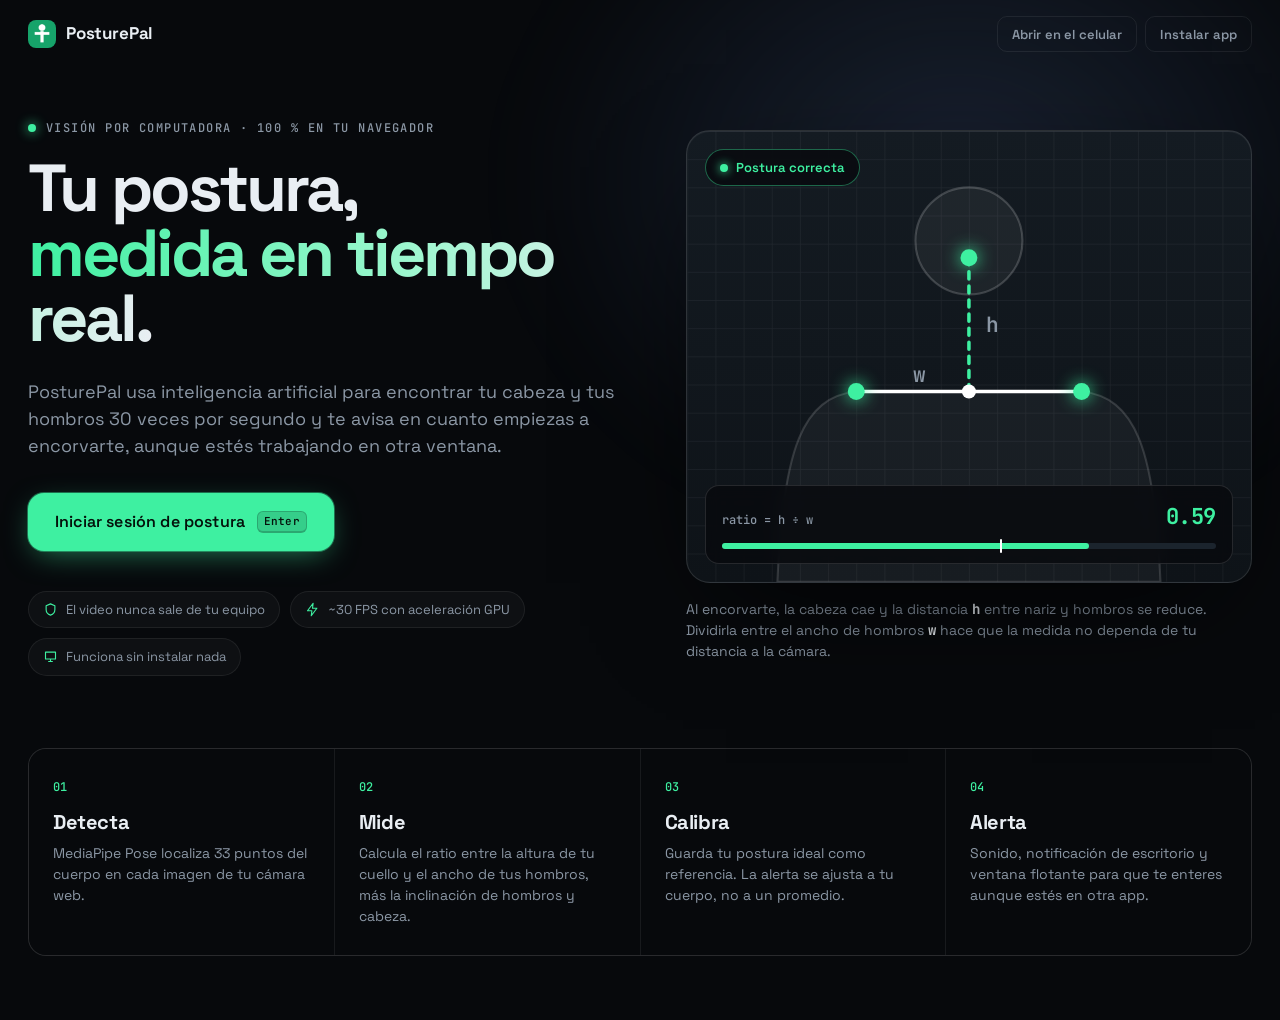
<file: index.html>
<!doctype html>
<html lang="es">
<head>
  <meta charset="utf-8">
  <meta name="viewport" content="width=device-width, initial-scale=1">
  <title>PosturePal</title>
  <meta name="description" content="Detector de mala postura en tiempo real con inteligencia artificial, directamente en tu navegador.">
  <meta name="theme-color" content="#07090c">
  <link rel="manifest" href="manifest.webmanifest">
  <link rel="icon" id="favicon" href="icons/icon-192.png" type="image/png">
  <link rel="preload" href="fonts/space-grotesk.woff2" as="font" type="font/woff2" crossorigin>
  <link rel="preload" href="fonts/jetbrains-mono.woff2" as="font" type="font/woff2" crossorigin>
  <link rel="stylesheet" href="css/styles.css?v=6">
</head>
<body data-state="idle">
  <div class="ambient" aria-hidden="true"></div>

  <!-- =========================== PORTADA =========================== -->
  <main id="intro" class="intro">
    <header class="topbar">
      <div class="brand">
        <img src="icons/icon-192.png" alt="" width="28" height="28">
        <span>PosturePal</span>
      </div>
      <nav class="topbar-actions">
        <button id="qr-btn" class="btn btn-quiet btn-sm" type="button">Abrir en el celular</button>
        <button id="install-btn" class="btn btn-quiet btn-sm" type="button">Instalar app</button>
      </nav>
    </header>

    <section class="hero">
      <div class="hero-copy">
        <p class="eyebrow"><span class="dot"></span> Visión por computadora · 100 % en tu navegador</p>
        <h1>Tu postura,<br><em>medida en tiempo real.</em></h1>
        <p class="lead">PosturePal usa inteligencia artificial para encontrar tu cabeza y tus hombros 30 veces por segundo y te avisa en cuanto empiezas a encorvarte, aunque estés trabajando en otra ventana.</p>

        <div class="hero-cta">
          <button id="start-btn" class="btn btn-primary btn-lg" type="button">
            Iniciar sesión de postura
            <kbd>Enter</kbd>
          </button>
          <p id="load-status" class="load-status" role="status" aria-live="polite"></p>
        </div>
        <p id="error-box" class="error-box" role="alert" hidden></p>

        <ul class="chips" aria-label="Características">
          <li><svg viewBox="0 0 24 24" aria-hidden="true"><path d="M12 3l7 3v6c0 4.5-3 7.7-7 9-4-1.3-7-4.5-7-9V6l7-3z"/></svg> El video nunca sale de tu equipo</li>
          <li><svg viewBox="0 0 24 24" aria-hidden="true"><path d="M13 2L4 14h7l-1 8 9-12h-7l1-8z"/></svg> ~30 FPS con aceleración GPU</li>
          <li><svg viewBox="0 0 24 24" aria-hidden="true"><path d="M4 5h16v11H4zM9 20h6M12 16v4"/></svg> Funciona sin instalar nada</li>
        </ul>
      </div>

      <figure class="hero-demo" aria-label="Animación: al encorvarse, la nariz baja respecto a los hombros y el ratio disminuye">
        <div class="demo-frame">
          <div class="demo-chip" id="demo-chip"><span class="chip-dot"></span><span id="demo-chip-text">Postura correcta</span></div>
          <svg id="demo-svg" viewBox="0 0 400 320" aria-hidden="true">
            <defs>
              <pattern id="grid" width="20" height="20" patternUnits="userSpaceOnUse">
                <path d="M20 0H0V20" fill="none" stroke="currentColor" stroke-opacity=".06"/>
              </pattern>
            </defs>
            <rect width="400" height="320" fill="url(#grid)"/>
            <path id="demo-body" class="demo-body" d=""/>
            <circle id="demo-head" class="demo-head" cx="200" cy="100" r="38"/>
            <line id="demo-shoulders" class="demo-measure" x1="120" y1="200" x2="280" y2="200"/>
            <line id="demo-neck" class="demo-measure" x1="200" y1="110" x2="200" y2="200"/>
            <circle id="demo-nose" class="demo-point" cx="200" cy="110" r="6"/>
            <circle id="demo-ls" class="demo-point" cx="120" cy="200" r="6"/>
            <circle id="demo-rs" class="demo-point" cx="280" cy="200" r="6"/>
            <circle id="demo-mid" class="demo-mid" cx="200" cy="200" r="5"/>
            <text id="demo-h-label" class="demo-label" x="212" y="160">h</text>
            <text class="demo-label" x="160" y="178">w</text>
          </svg>
          <div class="demo-readout">
            <div><span class="label">ratio = h ÷ w</span><span class="mono" id="demo-ratio">0.56</span></div>
            <div class="demo-bar"><span id="demo-bar-fill"></span><i class="demo-threshold"></i></div>
          </div>
        </div>
        <figcaption>Al encorvarte, la cabeza cae y la distancia <b>h</b> entre nariz y hombros se reduce. Dividirla entre el ancho de hombros <b>w</b> hace que la medida no dependa de tu distancia a la cámara.</figcaption>
      </figure>
    </section>

    <section class="how" aria-labelledby="how-title">
      <h2 id="how-title" class="sr-only">Cómo funciona</h2>
      <article>
        <span class="how-num">01</span>
        <h3>Detecta</h3>
        <p>MediaPipe Pose localiza 33 puntos del cuerpo en cada imagen de tu cámara web.</p>
      </article>
      <article>
        <span class="how-num">02</span>
        <h3>Mide</h3>
        <p>Calcula el ratio entre la altura de tu cuello y el ancho de tus hombros, más la inclinación de hombros y cabeza.</p>
      </article>
      <article>
        <span class="how-num">03</span>
        <h3>Calibra</h3>
        <p>Guarda tu postura ideal como referencia. La alerta se ajusta a tu cuerpo, no a un promedio.</p>
      </article>
      <article>
        <span class="how-num">04</span>
        <h3>Alerta</h3>
        <p>Sonido, notificación de escritorio y ventana flotante para que te enteres aunque estés en otra app.</p>
      </article>
    </section>
  </main>

  <!-- =========================== PANEL =========================== -->
  <div id="app" class="app" hidden>
    <header class="topbar">
      <div class="brand">
        <img src="icons/icon-192.png" alt="" width="28" height="28">
        <span>PosturePal</span>
      </div>
      <div class="session-pill" id="session-pill">
        <span class="rec-dot" aria-hidden="true"></span>
        <span id="session-label">Sesión</span>
        <span class="mono" id="session-time">00:00</span>
      </div>
      <nav class="topbar-actions">
        <button id="help-btn" class="btn btn-quiet btn-sm" type="button" aria-keyshortcuts="?">
          Atajos <kbd>?</kbd>
        </button>
        <button id="end-btn" class="btn btn-quiet btn-sm" type="button">Terminar<span class="hide-sm">&nbsp;sesión</span></button>
      </nav>
    </header>

    <main class="dashboard">
      <!-- Columna izquierda: cámara + gráfico -->
      <section class="col-main">
        <div class="card stage-card">
          <div id="stage-home" class="stage-home">
            <div id="stage" class="stage mirror">
              <video id="video" playsinline muted autoplay aria-hidden="true"></video>
              <canvas id="overlay" aria-hidden="true"></canvas>
              <div class="hud-corners" aria-hidden="true"><i></i><i></i><i></i><i></i></div>

              <div id="status" class="status" data-state="NO_USER">
                <span class="status-dot" aria-hidden="true"></span>
                <span id="status-text">Buscando tu cabeza y hombros…</span>
                <span id="bad-timer" class="status-timer mono" hidden></span>
              </div>

              <div class="gauge" aria-hidden="true">
                <div class="gauge-track">
                  <div class="gauge-zone" id="gauge-zone"></div>
                  <div class="gauge-baseline" id="gauge-baseline"></div>
                  <div class="gauge-threshold" id="gauge-threshold"></div>
                  <div class="gauge-marker" id="gauge-marker"></div>
                </div>
                <span class="gauge-label">ratio</span>
              </div>

              <div id="countdown" class="countdown" hidden aria-hidden="true">
                <svg class="countdown-ring" viewBox="0 0 120 120"><circle cx="60" cy="60" r="54"/><circle id="countdown-arc" cx="60" cy="60" r="54"/></svg>
                <div class="countdown-num mono" id="countdown-num">3</div>
                <div class="countdown-msg">Siéntate derecho y mira al frente</div>
              </div>

              <div id="paused-overlay" class="paused-overlay" hidden>
                <span>En pausa</span>
                <small>Pulsa <kbd>Espacio</kbd> para continuar</small>
              </div>
            </div>
            <div id="pip-placeholder" class="pip-placeholder" hidden>
              <p>La cámara está en la <b>ventana flotante</b>.</p>
              <button id="pip-return-btn" class="btn btn-quiet btn-sm" type="button">Traerla de vuelta</button>
            </div>
          </div>
        </div>

        <div class="card chart-card">
          <div class="card-head">
            <h2>Últimos 60 segundos</h2>
            <div class="legend" aria-hidden="true">
              <span><i class="lg-line"></i> Ratio</span>
              <span><i class="lg-dash"></i> Umbral</span>
              <span><i class="lg-base"></i> Tu postura ideal</span>
            </div>
          </div>
          <canvas id="chart" class="chart" role="img" aria-label="Gráfico del ratio de postura en los últimos 60 segundos"></canvas>
          <div class="timeline-wrap">
            <span class="timeline-label">Sesión</span>
            <canvas id="timeline" class="timeline" role="img" aria-label="Línea de tiempo de la sesión: verde postura correcta, rojo mala postura"></canvas>
          </div>
        </div>
      </section>

      <!-- Columna derecha: puntaje, métricas, controles -->
      <aside class="col-side">
        <div class="card score-card">
          <div class="score-ring" id="score-ring">
            <svg viewBox="0 0 200 200" aria-hidden="true">
              <circle class="ring-track" cx="100" cy="100" r="86"/>
              <circle class="ring-fill" id="ring-fill" cx="100" cy="100" r="86"/>
            </svg>
            <div class="score-center">
              <span class="score-value mono" id="score-value">--</span>
              <span class="score-caption">puntaje</span>
            </div>
          </div>
          <div class="score-side">
            <p class="score-state" id="score-state">Sin datos</p>
            <p class="score-hint" id="score-hint">Siéntate frente a la cámara para empezar.</p>
          </div>
        </div>

        <div class="metrics">
          <div class="metric"><span class="m-label">Postura correcta</span><span class="m-value mono" id="m-good">--</span></div>
          <div class="metric"><span class="m-label">Alertas</span><span class="m-value mono" id="m-alerts">0</span></div>
          <div class="metric"><span class="m-label">Mejor racha</span><span class="m-value mono" id="m-streak">0:00</span></div>
          <div class="metric"><span class="m-label">Ratio / umbral</span><span class="m-value mono" id="m-ratio">--</span></div>
          <div class="metric"><span class="m-label">Hombros</span><span class="m-value mono" id="m-tilt">--</span></div>
          <div class="metric"><span class="m-label">Cabeza lateral</span><span class="m-value mono" id="m-lean">--</span></div>
        </div>

        <div class="card controls-card">
          <button id="calibrate-btn" class="btn btn-primary btn-block" type="button" aria-keyshortcuts="C">
            <svg viewBox="0 0 24 24" aria-hidden="true"><circle cx="12" cy="12" r="8"/><circle cx="12" cy="12" r="3"/><path d="M12 1v3M12 20v3M1 12h3M20 12h3"/></svg>
            Calibrar postura <kbd>C</kbd>
          </button>
          <div class="btn-row">
            <button id="pause-btn" class="btn" type="button" aria-pressed="false" aria-keyshortcuts="Space">
              <svg viewBox="0 0 24 24" aria-hidden="true"><path id="pause-icon" d="M8 5v14M16 5v14"/></svg>
              <span id="pause-label">Pausar</span>
            </button>
            <button id="pip-btn" class="btn" type="button" aria-keyshortcuts="F">
              <svg viewBox="0 0 24 24" aria-hidden="true"><rect x="3" y="5" width="18" height="14" rx="2"/><rect x="12" y="11" width="7" height="6" rx="1" class="fill"/></svg>
              Flotante
            </button>
            <button id="flip-btn" class="btn" type="button" hidden>
              <svg viewBox="0 0 24 24" aria-hidden="true"><path d="M4 7h11l-3-3M20 17H9l3 3"/></svg>
              Cámara
            </button>
            <button id="sound-btn" class="btn" type="button" aria-pressed="true" aria-keyshortcuts="S">
              <svg viewBox="0 0 24 24" aria-hidden="true"><path d="M4 9h4l5-4v14l-5-4H4z"/><path id="sound-waves" d="M16 9a4 4 0 010 6M18.5 6.5a8 8 0 010 11"/></svg>
              <span id="sound-label">Sonido</span>
            </button>
          </div>
        </div>

        <details class="card settings-card" open>
          <summary><h2>Ajustes</h2></summary>
          <div class="setting">
            <div class="setting-head"><label for="sensitivity">Sensibilidad</label><output id="sensitivity-out" for="sensitivity">Media</output></div>
            <input type="range" id="sensitivity" min="0" max="100" step="5" value="50">
          </div>
          <div class="setting">
            <div class="setting-head"><label for="delay">Avisar después de</label><output id="delay-out" for="delay">2 s</output></div>
            <input type="range" id="delay" min="1" max="10" step="1" value="2">
          </div>
          <div class="setting">
            <div class="setting-head"><label for="volume">Volumen</label><output id="volume-out" for="volume">60 %</output></div>
            <input type="range" id="volume" min="0" max="100" step="5" value="60">
          </div>
          <div class="setting">
            <div class="setting-head"><label for="break-select">Recordar pausa activa</label></div>
            <select id="break-select">
              <option value="0">Nunca</option>
              <option value="20">Cada 20 min</option>
              <option value="30">Cada 30 min</option>
              <option value="45">Cada 45 min</option>
              <option value="60">Cada 60 min</option>
            </select>
          </div>
          <label class="toggle" id="notify-row">
            <input type="checkbox" id="notify-toggle">
            <span class="toggle-ui" aria-hidden="true"></span>
            <span>Notificaciones de escritorio<small>Te avisa aunque estés en otra ventana</small></span>
          </label>
        </details>

        <p class="fps mono" id="fps" aria-hidden="true"></p>
      </aside>
    </main>

    <div id="toast" class="toast" hidden></div>
    <div id="break-banner" class="break-banner" role="alertdialog" aria-labelledby="break-title" hidden>
      <div>
        <strong id="break-title">Hora de una pausa activa</strong>
        <p>Levántate, estira el cuello y los hombros durante un minuto.</p>
      </div>
      <button id="break-done" class="btn btn-primary btn-sm" type="button">Listo</button>
    </div>
  </div>

  <!-- =========================== DIÁLOGOS =========================== -->
  <dialog id="qr-dialog" class="dialog" aria-labelledby="qr-title">
    <h2 id="qr-title">Pruébalo en tu celular</h2>
    <p class="dialog-text">Escanea el código con la cámara de tu teléfono.</p>
    <div id="qr-box" class="qr-box" role="img" aria-label="Código QR con la dirección de PosturePal"></div>
    <p class="qr-url mono" id="qr-url"></p>
    <form method="dialog"><button class="btn btn-block" type="submit">Cerrar</button></form>
  </dialog>

  <dialog id="install-dialog" class="dialog" aria-labelledby="install-title">
    <h2 id="install-title">Instalar PosturePal</h2>
    <div id="install-steps" class="dialog-text"></div>
    <form method="dialog"><button class="btn btn-block" type="submit">Entendido</button></form>
  </dialog>

  <dialog id="help-dialog" class="dialog" aria-labelledby="help-title">
    <h2 id="help-title">Atajos de teclado</h2>
    <dl class="shortcuts">
      <dt><kbd>C</kbd></dt><dd>Calibrar postura</dd>
      <dt><kbd>Espacio</kbd></dt><dd>Pausar / continuar</dd>
      <dt><kbd>F</kbd></dt><dd>Ventana flotante</dd>
      <dt><kbd>S</kbd></dt><dd>Sonido sí / no</dd>
      <dt><kbd>?</kbd></dt><dd>Mostrar esta ayuda</dd>
      <dt><kbd>Esc</kbd></dt><dd>Cerrar diálogos</dd>
    </dl>
    <form method="dialog"><button class="btn btn-block" type="submit">Cerrar</button></form>
  </dialog>

  <dialog id="report-dialog" class="dialog dialog-wide" aria-labelledby="report-title">
    <p class="eyebrow">Resumen</p>
    <h2 id="report-title">Tu sesión de postura</h2>
    <div class="report-grid">
      <div class="metric"><span class="m-label">Duración</span><span class="m-value mono" id="r-duration">--</span></div>
      <div class="metric"><span class="m-label">Postura correcta</span><span class="m-value mono" id="r-good">--</span></div>
      <div class="metric"><span class="m-label">Puntaje promedio</span><span class="m-value mono" id="r-score">--</span></div>
      <div class="metric"><span class="m-label">Alertas</span><span class="m-value mono" id="r-alerts">--</span></div>
      <div class="metric"><span class="m-label">Mejor racha</span><span class="m-value mono" id="r-streak">--</span></div>
      <div class="metric"><span class="m-label">Fuera de cámara</span><span class="m-value mono" id="r-away">--</span></div>
    </div>
    <canvas id="report-chart" class="report-chart" role="img" aria-label="Gráfico del ratio durante toda la sesión"></canvas>
    <p class="report-verdict" id="r-verdict"></p>
    <div class="dialog-actions">
      <button id="csv-btn" class="btn" type="button">Descargar datos (CSV)</button>
      <button id="resume-btn" class="btn" type="button">Seguir midiendo</button>
      <button id="new-btn" class="btn btn-primary" type="button">Nueva sesión</button>
    </div>
  </dialog>

  <div id="sr-announcer" class="sr-only" role="status" aria-live="polite"></div>
  <div id="sr-alert" class="sr-only" role="alert"></div>

  <script src="vendor/qrcode.min.js"></script>
  <script type="module" src="js/app.js?v=7"></script>
</body>
</html>
</file>
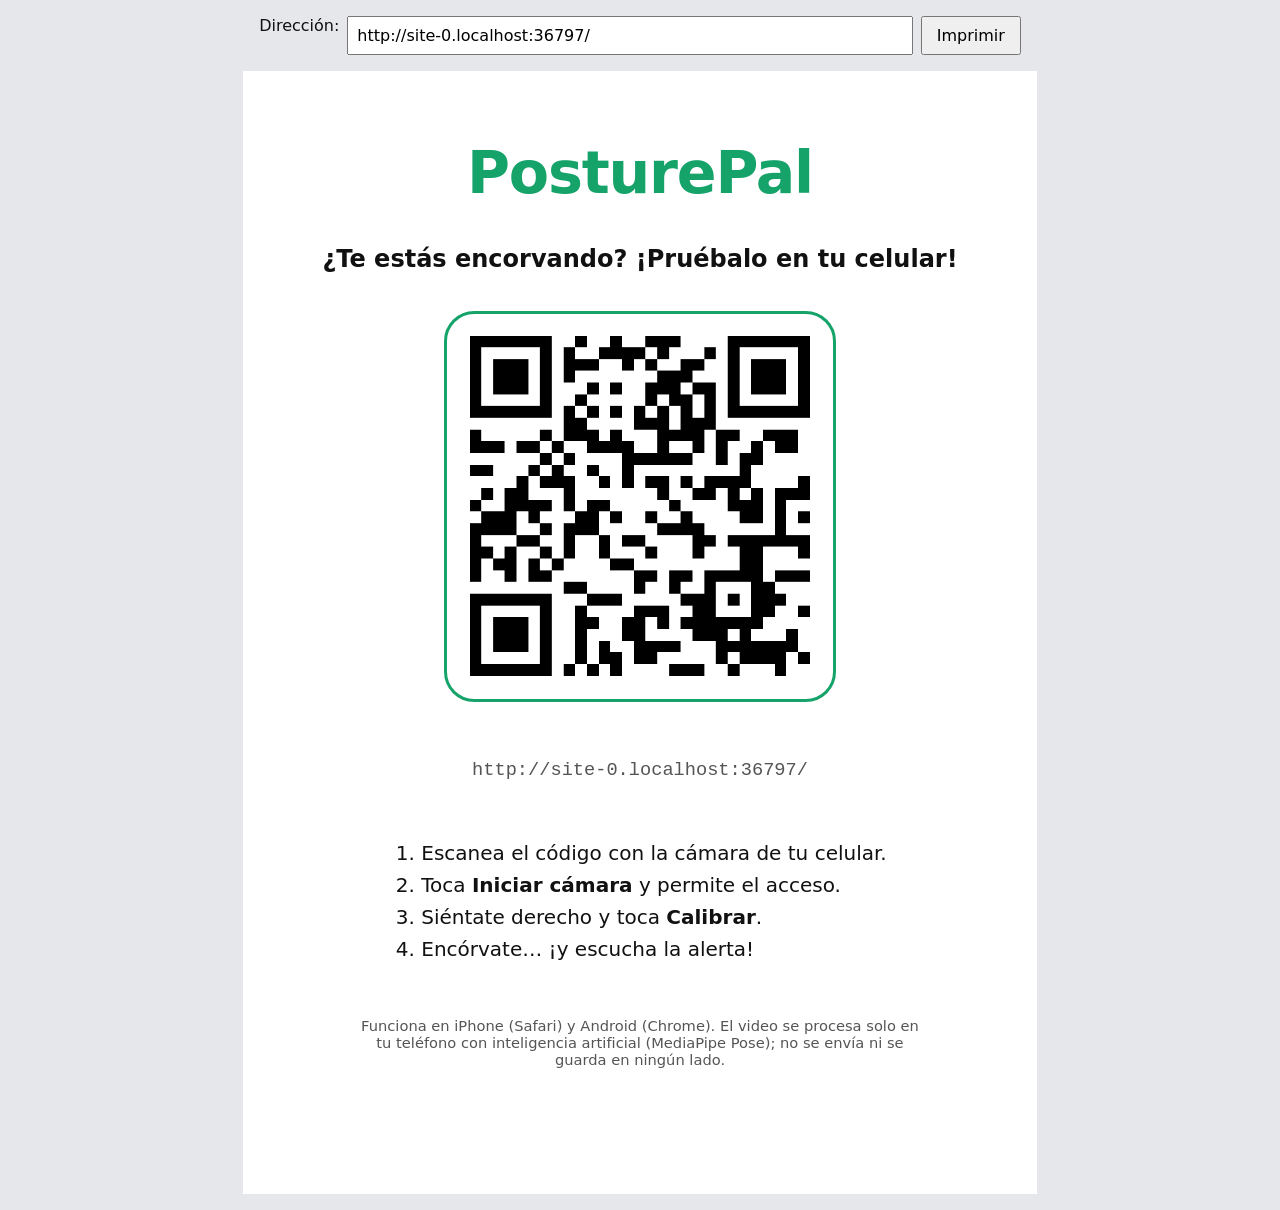
<file: cartel.html>
<!doctype html>
<html lang="es">
<head>
  <meta charset="utf-8">
  <meta name="viewport" content="width=device-width, initial-scale=1">
  <title>PosturePal — Cartel con QR</title>
  <style>
    /* Cartel para imprimir en la feria de ciencias (hoja carta/A4) */
    :root { --accent: #16a36a; --text: #111; --muted: #555; }
    * { box-sizing: border-box; }
    body { margin: 0; background: #e5e7eb; color: var(--text); font-family: system-ui, -apple-system, "Segoe UI", Roboto, sans-serif; }
    .sheet {
      background: #fff; width: min(100%, 210mm); min-height: 297mm; margin: 16px auto; padding: 18mm 16mm;
      display: flex; flex-direction: column; align-items: center; text-align: center; gap: 10mm;
    }
    h1 { margin: 0; font-size: 44pt; color: var(--accent); letter-spacing: -.02em; }
    .sub { margin: 0; font-size: 18pt; font-weight: 600; }
    #qr { padding: 6mm; border: 3px solid var(--accent); border-radius: 8mm; }
    #qr img, #qr canvas { width: min(90mm, 70vw) !important; height: min(90mm, 70vw) !important; display: block; }
    .url { font-family: ui-monospace, Consolas, monospace; font-size: 14pt; word-break: break-all; color: var(--muted); }
    ol { text-align: left; font-size: 15pt; line-height: 1.6; margin: 0; padding-left: 1.4em; }
    .note { font-size: 11pt; color: var(--muted); max-width: 150mm; }
    .tools { max-width: 210mm; margin: 16px auto 0; padding: 0 16px; display: flex; gap: 8px; flex-wrap: wrap; }
    .tools input { flex: 1; min-width: 200px; font: inherit; padding: 8px; }
    .tools button { font: inherit; padding: 8px 14px; }
    @media print {
      body { background: #fff; }
      .tools { display: none; }
      .sheet { margin: 0; width: auto; min-height: 0; }
      @page { margin: 0; }
    }
  </style>
</head>
<body>
  <div class="tools">
    <label for="url-input" class="sr">Dirección:</label>
    <input id="url-input" type="url">
    <button id="print-btn" type="button">Imprimir</button>
  </div>

  <main class="sheet">
    <h1>PosturePal</h1>
    <p class="sub">¿Te estás encorvando? ¡Pruébalo en tu celular!</p>
    <div id="qr" role="img" aria-label="Código QR para abrir PosturePal"></div>
    <p class="url" id="url-text"></p>
    <ol>
      <li>Escanea el código con la cámara de tu celular.</li>
      <li>Toca <strong>Iniciar cámara</strong> y permite el acceso.</li>
      <li>Siéntate derecho y toca <strong>Calibrar</strong>.</li>
      <li>Encórvate… ¡y escucha la alerta!</li>
    </ol>
    <p class="note">Funciona en iPhone (Safari) y Android (Chrome). El video se procesa solo en tu teléfono con inteligencia artificial (MediaPipe Pose); no se envía ni se guarda en ningún lado.</p>
  </main>

  <script src="vendor/qrcode.min.js"></script>
  <script>
    // Por defecto usa la dirección de esta misma página (sin "cartel.html")
    const input = document.getElementById("url-input");
    input.value = new URL("./", location.href).href;
    function renderQR() {
      const box = document.getElementById("qr");
      box.innerHTML = "";
      new QRCode(box, { text: input.value, width: 512, height: 512, correctLevel: QRCode.CorrectLevel.M });
      document.getElementById("url-text").textContent = input.value;
    }
    input.addEventListener("change", renderQR);
    document.getElementById("print-btn").addEventListener("click", () => window.print());
    renderQR();
  </script>
</body>
</html>
</file>
<file: css/styles.css>
/* =============================================================================
   PosturePal — interfaz de escritorio
   Estética de "instrumento de laboratorio": fondo casi negro, un solo color
   de estado (verde / ámbar / coral) que tiñe toda la interfaz.
   ============================================================================= */
@font-face {
  font-family: "Space Grotesk";
  src: url("../fonts/space-grotesk.woff2") format("woff2");
  font-weight: 300 700;
  font-display: swap;
}
@font-face {
  font-family: "JetBrains Mono";
  src: url("../fonts/jetbrains-mono.woff2") format("woff2");
  font-weight: 400 700;
  font-display: swap;
}

:root {
  --bg: #07090c;
  --panel: #0e1318;
  --panel-2: #141b22;
  --panel-3: #1b242d;
  --line: rgba(255, 255, 255, .07);
  --line-2: rgba(255, 255, 255, .12);
  --text: #e9eef3;
  --muted: #8b97a5;
  --dim: #5b6775;

  --good: #3ef0a1;
  --bad: #ff5d6c;
  --warn: #ffc857;
  --info: #7aa7ff;
  --state: var(--info);           /* color del estado actual */

  --radius: 18px;
  --radius-sm: 12px;
  --font: "Space Grotesk", system-ui, "Segoe UI", sans-serif;
  --mono: "JetBrains Mono", ui-monospace, Consolas, monospace;
  --ease: cubic-bezier(.2, .8, .2, 1);
  color-scheme: dark;
}
body[data-state="GOOD"] { --state: var(--good); }
body[data-state="BAD"] { --state: var(--bad); }
body[data-state="NO_USER"] { --state: var(--warn); }
body[data-state="PAUSED"] { --state: var(--dim); }

* { box-sizing: border-box; }
html, body { margin: 0; min-height: 100%; }
body {
  background: var(--bg);
  color: var(--text);
  font-family: var(--font);
  font-size: 15px;
  line-height: 1.5;
  -webkit-font-smoothing: antialiased;
  overflow-x: hidden;
}
[hidden] { display: none !important; }
.mono { font-family: var(--mono); font-variant-numeric: tabular-nums; letter-spacing: -.02em; }
.sr-only {
  position: absolute; width: 1px; height: 1px; padding: 0; margin: -1px;
  overflow: hidden; clip: rect(0 0 0 0); white-space: nowrap; border: 0;
}
:focus-visible { outline: 2px solid var(--info); outline-offset: 3px; border-radius: 6px; }
::selection { background: color-mix(in srgb, var(--good) 35%, transparent); }

/* Resplandor ambiental que toma el color del estado */
.ambient {
  position: fixed; inset: -20vh -10vw auto auto; width: 70vw; height: 80vh; z-index: -1;
  background: radial-gradient(closest-side, color-mix(in srgb, var(--state) 16%, transparent), transparent);
  filter: blur(40px);
  transition: background 1.2s var(--ease);
  pointer-events: none;
}
.ambient::after {
  content: ""; position: fixed; inset: 0;
  background-image: radial-gradient(rgba(255,255,255,.035) 1px, transparent 1px);
  background-size: 24px 24px;
  mask-image: linear-gradient(to bottom, #000, transparent 70%);
}

/* ------------------------------- Botones ------------------------------- */
.btn {
  display: inline-flex; align-items: center; justify-content: center; gap: 10px;
  height: 44px; padding: 0 18px;
  font: 600 14px/1 var(--font); letter-spacing: .01em; color: var(--text);
  background: var(--panel-2); border: 1px solid var(--line-2); border-radius: 12px;
  cursor: pointer; transition: background .15s, border-color .15s, transform .1s, color .15s;
}
.btn:hover { background: var(--panel-3); border-color: rgba(255,255,255,.2); }
.btn:active { transform: translateY(1px); }
.btn:disabled { opacity: .5; cursor: progress; }
.btn svg { width: 18px; height: 18px; fill: none; stroke: currentColor; stroke-width: 1.8; stroke-linecap: round; stroke-linejoin: round; flex: none; }
.btn svg .fill { fill: currentColor; stroke: none; }
.btn kbd { margin-left: 2px; }
.btn-primary {
  color: #04120b; background: var(--good); border-color: transparent;
  box-shadow: 0 0 0 1px rgba(62,240,161,.4), 0 8px 30px -8px rgba(62,240,161,.55);
}
.btn-primary:hover { background: #6cf5b8; border-color: transparent; }
.btn-primary kbd { background: rgba(0,0,0,.14); border-color: rgba(0,0,0,.18); color: #04120b; }
.btn-quiet { background: transparent; border-color: var(--line); color: var(--muted); }
.btn-quiet:hover { color: var(--text); }
.btn-sm { height: 36px; padding: 0 14px; font-size: 13px; border-radius: 10px; }
.btn-lg { height: 58px; padding: 0 26px; font-size: 16px; border-radius: 16px; }
.btn-block { width: 100%; }
.btn[aria-pressed="true"]#pause-btn { color: var(--warn); border-color: color-mix(in srgb, var(--warn) 40%, transparent); }
.btn[aria-pressed="false"]#sound-btn { color: var(--dim); }

kbd {
  display: inline-grid; place-items: center; min-width: 22px; height: 22px; padding: 0 6px;
  font: 600 11px/1 var(--mono); color: var(--muted);
  background: rgba(255,255,255,.05); border: 1px solid var(--line-2); border-bottom-width: 2px; border-radius: 6px;
}

/* ------------------------------- Barra superior ------------------------------- */
.topbar {
  display: flex; align-items: center; justify-content: space-between; gap: 16px;
  height: 68px; padding: 0 28px;
}
.brand { display: flex; align-items: center; gap: 10px; font-weight: 700; font-size: 17px; letter-spacing: -.01em; }
.brand img { border-radius: 8px; }
.topbar-actions { display: flex; gap: 8px; }

/* =============================== PORTADA =============================== */
.intro { max-width: 1320px; margin: 0 auto; padding-bottom: 64px; }
.hero {
  display: grid; grid-template-columns: 1.05fr 1fr; gap: 64px; align-items: center;
  padding: 48px 28px 72px;
}
.eyebrow {
  display: inline-flex; align-items: center; gap: 10px; margin: 0 0 22px;
  font: 500 12px/1 var(--mono); text-transform: uppercase; letter-spacing: .12em; color: var(--muted);
}
.eyebrow .dot { width: 8px; height: 8px; border-radius: 50%; background: var(--good); box-shadow: 0 0 12px var(--good); }
.hero h1 {
  margin: 0; font-size: clamp(44px, 5.2vw, 76px); line-height: .98; letter-spacing: -.045em; font-weight: 700;
}
.hero h1 em {
  font-style: normal;
  background: linear-gradient(90deg, var(--good), #9ff7d0 60%, var(--text));
  -webkit-background-clip: text; background-clip: text; color: transparent;
}
.lead { max-width: 54ch; margin: 26px 0 34px; font-size: 18px; color: var(--muted); }
.hero-cta { display: flex; align-items: center; gap: 18px; flex-wrap: wrap; }
.load-status { margin: 0; color: var(--muted); font-size: 14px; }
.load-status:not(:empty)::before {
  content: ""; display: inline-block; width: 12px; height: 12px; margin-right: 10px; vertical-align: -1px;
  border: 2px solid var(--line-2); border-top-color: var(--good); border-radius: 50%; animation: spin .8s linear infinite;
}
@keyframes spin { to { transform: rotate(360deg); } }
.error-box {
  max-width: 560px; margin: 20px 0 0; padding: 14px 16px;
  background: color-mix(in srgb, var(--bad) 10%, var(--panel)); border: 1px solid color-mix(in srgb, var(--bad) 45%, transparent);
  border-radius: var(--radius-sm); color: #ffd3d8;
}
.chips { display: flex; flex-wrap: wrap; gap: 10px; margin: 40px 0 0; padding: 0; list-style: none; }
.chips li {
  display: inline-flex; align-items: center; gap: 8px; padding: 8px 14px;
  font-size: 13px; color: var(--muted); background: rgba(255,255,255,.03); border: 1px solid var(--line); border-radius: 999px;
}
.chips svg { width: 15px; height: 15px; fill: none; stroke: var(--good); stroke-width: 1.8; stroke-linejoin: round; stroke-linecap: round; }

/* Demo animada */
.hero-demo { margin: 0; }
.demo-frame {
  position: relative; aspect-ratio: 5 / 4; border-radius: 24px; overflow: hidden;
  background: linear-gradient(180deg, var(--panel-2), var(--panel));
  border: 1px solid var(--line-2);
  box-shadow: 0 40px 120px -40px rgba(0,0,0,.9), inset 0 1px 0 rgba(255,255,255,.06);
  --demo: var(--good);
}
.demo-frame.is-bad { --demo: var(--bad); }
.demo-frame svg { position: absolute; inset: 0; width: 100%; height: 100%; color: var(--text); }
.demo-body { fill: rgba(255,255,255,.04); stroke: rgba(255,255,255,.14); stroke-width: 1.5; }
.demo-head { fill: rgba(255,255,255,.05); stroke: rgba(255,255,255,.18); stroke-width: 1.5; }
.demo-measure { stroke: #fff; stroke-width: 2.5; stroke-linecap: round; }
#demo-neck { stroke: var(--demo); stroke-dasharray: 5 5; transition: stroke .4s; }
.demo-point { fill: var(--demo); filter: drop-shadow(0 0 6px var(--demo)); transition: fill .4s; }
.demo-mid { fill: #fff; }
.demo-label { fill: var(--muted); font: 600 15px var(--mono); }
.demo-chip {
  position: absolute; top: 18px; left: 18px; z-index: 1;
  display: inline-flex; align-items: center; gap: 8px; padding: 8px 14px;
  font-weight: 600; font-size: 13px; color: var(--demo);
  background: rgba(7,9,12,.75); border: 1px solid color-mix(in srgb, var(--demo) 40%, transparent); border-radius: 999px;
  backdrop-filter: blur(8px); transition: color .4s, border-color .4s;
}
.chip-dot { width: 8px; height: 8px; border-radius: 50%; background: currentColor; box-shadow: 0 0 10px currentColor; }
.demo-readout {
  position: absolute; left: 18px; right: 18px; bottom: 18px; z-index: 1;
  padding: 14px 16px; background: rgba(7,9,12,.75); border: 1px solid var(--line-2); border-radius: 14px; backdrop-filter: blur(8px);
}
.demo-readout > div:first-child { display: flex; justify-content: space-between; align-items: baseline; margin-bottom: 10px; }
.demo-readout .label { font: 500 12px var(--mono); color: var(--muted); }
.demo-readout .mono { font-size: 22px; font-weight: 700; color: var(--demo); transition: color .4s; }
.demo-bar { position: relative; height: 6px; border-radius: 3px; background: var(--panel-3); }
.demo-bar span { position: absolute; inset: 0 auto 0 0; border-radius: 3px; background: var(--demo); transition: background .4s; }
.demo-threshold { position: absolute; top: -4px; bottom: -4px; left: 55%; width: 2px; background: #fff; border-radius: 1px; }
.hero-demo figcaption { margin-top: 16px; font-size: 14px; color: var(--muted); max-width: 60ch; }
.hero-demo figcaption b { color: var(--text); font-family: var(--mono); }

.how { display: grid; grid-template-columns: repeat(4, 1fr); gap: 1px; margin: 0 28px; background: var(--line); border: 1px solid var(--line); border-radius: var(--radius); overflow: hidden; }
.how article { padding: 26px 24px 28px; background: var(--bg); }
.how-num { font: 500 12px var(--mono); color: var(--good); }
.how h3 { margin: 10px 0 6px; font-size: 20px; letter-spacing: -.02em; }
.how p { margin: 0; color: var(--muted); font-size: 14px; }

/* =============================== PANEL =============================== */
.app { display: flex; flex-direction: column; height: 100vh; }
.app .topbar { border-bottom: 1px solid var(--line); flex: none; }

.session-pill {
  display: inline-flex; align-items: center; gap: 10px; padding: 7px 14px;
  font-size: 13px; color: var(--muted);
  background: rgba(255,255,255,.03); border: 1px solid var(--line); border-radius: 999px;
}
.session-pill .mono { color: var(--text); font-size: 13px; }
.rec-dot { width: 8px; height: 8px; border-radius: 50%; background: var(--state); box-shadow: 0 0 10px var(--state); transition: background .4s; }
@media (prefers-reduced-motion: no-preference) {
  .rec-dot { animation: blink 2s ease-in-out infinite; }
  @keyframes blink { 50% { opacity: .35; } }
}

.dashboard {
  flex: 1; min-height: 0;
  display: grid; grid-template-columns: minmax(0, 1fr) 400px; gap: 20px;
  padding: 20px 28px 24px;
}
.col-main { display: flex; flex-direction: column; gap: 20px; min-height: 0; }
.col-side { display: flex; flex-direction: column; gap: 14px; min-height: 0; overflow-y: auto; padding-right: 4px; margin-right: -4px; scrollbar-width: thin; }
.col-side > * { flex-shrink: 0; }

.card {
  background: linear-gradient(180deg, var(--panel-2), var(--panel));
  border: 1px solid var(--line); border-radius: var(--radius);
  box-shadow: inset 0 1px 0 rgba(255,255,255,.04);
}
.card-head { display: flex; align-items: center; justify-content: space-between; gap: 12px; margin-bottom: 8px; }
.card h2 { margin: 0; font-size: 13px; font-weight: 600; text-transform: uppercase; letter-spacing: .08em; color: var(--muted); }

/* ---------- Escenario de cámara ---------- */
.stage-card { flex: 1; min-height: 320px; padding: 8px; position: relative; }
.stage-home { position: absolute; inset: 8px; }
.stage {
  position: absolute; inset: 0; overflow: hidden; border-radius: 12px; background: #000;
  box-shadow: 0 0 0 1px var(--line);
  transition: box-shadow .4s;
}
.stage video, .stage canvas { position: absolute; inset: 0; width: 100%; height: 100%; object-fit: cover; }
.stage.mirror video, .stage.mirror canvas { transform: scaleX(-1); }
.stage::after {
  /* viñeta + borde de estado */
  content: ""; position: absolute; inset: 0; pointer-events: none; border-radius: inherit;
  background: radial-gradient(ellipse at center, transparent 55%, rgba(0,0,0,.55));
  box-shadow: inset 0 0 0 2px color-mix(in srgb, var(--state) 55%, transparent);
  transition: box-shadow .4s;
}
.stage.alerting::after { box-shadow: inset 0 0 0 3px var(--bad), inset 0 0 120px color-mix(in srgb, var(--bad) 45%, transparent); }
@media (prefers-reduced-motion: no-preference) {
  .stage.alerting::after { animation: alertPulse 1.1s ease-in-out infinite; }
  @keyframes alertPulse { 50% { box-shadow: inset 0 0 0 3px var(--bad), inset 0 0 200px color-mix(in srgb, var(--bad) 65%, transparent); } }
}

.hud-corners i { position: absolute; width: 26px; height: 26px; border: 2px solid rgba(255,255,255,.55); pointer-events: none; z-index: 1; }
.hud-corners i:nth-child(1) { top: 16px; left: 16px; border-right: 0; border-bottom: 0; border-top-left-radius: 6px; }
.hud-corners i:nth-child(2) { top: 16px; right: 16px; border-left: 0; border-bottom: 0; border-top-right-radius: 6px; }
.hud-corners i:nth-child(3) { bottom: 16px; left: 16px; border-right: 0; border-top: 0; border-bottom-left-radius: 6px; }
.hud-corners i:nth-child(4) { bottom: 16px; right: 16px; border-left: 0; border-top: 0; border-bottom-right-radius: 6px; }

.status {
  position: absolute; z-index: 2; top: 28px; left: 50%; transform: translateX(-50%);
  display: inline-flex; align-items: center; gap: 12px; padding: 12px 20px 12px 16px;
  font-size: 20px; font-weight: 700; letter-spacing: -.01em; white-space: nowrap;
  color: var(--state); background: rgba(7,9,12,.78);
  border: 1px solid color-mix(in srgb, var(--state) 45%, transparent); border-radius: 999px;
  backdrop-filter: blur(12px);
  box-shadow: 0 10px 40px -10px color-mix(in srgb, var(--state) 50%, transparent);
  transition: color .3s, border-color .3s, box-shadow .3s, background .3s;
}
.status[data-state="BAD"] { color: #fff; background: color-mix(in srgb, var(--bad) 88%, #000); border-color: var(--bad); }
.status-dot { width: 12px; height: 12px; border-radius: 50%; background: currentColor; box-shadow: 0 0 14px currentColor; }
.status-timer { padding: 3px 9px; font-size: 13px; border-radius: 999px; background: rgba(0,0,0,.25); }

/* Medidor vertical del ratio */
.gauge { position: absolute; z-index: 2; right: 30px; top: 50%; transform: translateY(-50%); height: 54%; display: flex; flex-direction: column; align-items: center; gap: 10px; }
.gauge-track { position: relative; width: 10px; flex: 1; border-radius: 5px; background: rgba(255,255,255,.12); backdrop-filter: blur(6px); }
.gauge-zone { position: absolute; left: 0; right: 0; bottom: 0; border-radius: 5px; background: color-mix(in srgb, var(--bad) 55%, transparent); }
.gauge-threshold, .gauge-baseline { position: absolute; left: -6px; right: -6px; height: 2px; border-radius: 1px; }
.gauge-threshold { background: #fff; }
.gauge-baseline { background: var(--good); opacity: .8; }
.gauge-marker {
  position: absolute; left: 50%; width: 22px; height: 22px; margin: 0 0 -11px -11px; border-radius: 50%;
  background: var(--state); border: 3px solid #07090c; box-shadow: 0 0 16px var(--state);
  transition: bottom .12s linear, background .3s;
}
.gauge-label { font: 500 10px var(--mono); text-transform: uppercase; letter-spacing: .12em; color: rgba(255,255,255,.7); }

.countdown {
  position: absolute; inset: 0; z-index: 3; display: grid; place-content: center; justify-items: center; gap: 8px;
  background: rgba(7,9,12,.6); backdrop-filter: blur(3px);
}
.countdown-ring { grid-area: 1 / 1; width: 180px; height: 180px; transform: rotate(-90deg); }
.countdown-ring circle { fill: none; stroke-width: 6; }
.countdown-ring circle:first-child { stroke: rgba(255,255,255,.12); }
#countdown-arc { stroke: var(--good); stroke-linecap: round; stroke-dasharray: 339.3; stroke-dashoffset: 0; filter: drop-shadow(0 0 8px var(--good)); }
.countdown-num { grid-area: 1 / 1; align-self: center; font-size: 72px; font-weight: 700; }
.countdown-msg { font-size: 18px; font-weight: 600; margin-top: 10px; }

.paused-overlay {
  position: absolute; inset: 0; z-index: 3; display: grid; place-content: center; justify-items: center; gap: 10px;
  background: rgba(7,9,12,.72); backdrop-filter: blur(10px) grayscale(1);
  font-size: 28px; font-weight: 700;
}
.paused-overlay small { font-size: 14px; font-weight: 500; color: var(--muted); }

.pip-placeholder { position: absolute; inset: 0; display: grid; place-content: center; justify-items: center; gap: 12px; color: var(--muted); border: 1px dashed var(--line-2); border-radius: 12px; }
.pip-placeholder p { margin: 0; }

/* ---------- Gráfico ---------- */
.chart-card { flex: none; padding: 16px 18px 14px; }
.legend { display: flex; gap: 16px; font-size: 12px; color: var(--muted); }
.legend span { display: inline-flex; align-items: center; gap: 6px; }
.legend i { display: inline-block; width: 16px; height: 0; border-top: 2px solid; }
.lg-line { border-color: var(--good) !important; }
.lg-dash { border-color: #fff !important; border-top-style: dashed !important; }
.lg-base { border-color: rgba(62,240,161,.4) !important; border-top-style: dotted !important; }
.chart { display: block; width: 100%; height: 130px; }
.timeline-wrap { display: flex; align-items: center; gap: 12px; margin-top: 10px; }
.timeline-label { font: 500 11px var(--mono); text-transform: uppercase; letter-spacing: .1em; color: var(--dim); }
.timeline { flex: 1; height: 10px; border-radius: 5px; background: var(--panel-3); }

/* ---------- Puntaje ---------- */
.score-card { display: flex; align-items: center; gap: 20px; padding: 20px; }
.score-ring { position: relative; width: 150px; height: 150px; flex: none; }
.score-ring svg { width: 100%; height: 100%; transform: rotate(-90deg); }
.ring-track { fill: none; stroke: var(--panel-3); stroke-width: 12; }
.ring-fill {
  fill: none; stroke: var(--state); stroke-width: 12; stroke-linecap: round;
  stroke-dasharray: 540.35; stroke-dashoffset: 540.35;
  filter: drop-shadow(0 0 8px color-mix(in srgb, var(--state) 60%, transparent));
  transition: stroke-dashoffset .25s linear, stroke .4s;
}
.score-center { position: absolute; inset: 0; display: grid; place-content: center; text-align: center; }
.score-value { font-size: 44px; font-weight: 700; line-height: 1; }
.score-caption { margin-top: 6px; font-size: 11px; color: var(--muted); text-transform: uppercase; letter-spacing: .08em; }
.score-side { min-width: 0; }
.score-state { margin: 0; font-size: 20px; font-weight: 700; color: var(--state); letter-spacing: -.01em; transition: color .4s; }
.score-hint { margin: 6px 0 0; font-size: 13px; color: var(--muted); }

/* ---------- Métricas ---------- */
.metrics, .report-grid { display: grid; grid-template-columns: repeat(3, 1fr); gap: 1px; background: var(--line); border: 1px solid var(--line); border-radius: var(--radius); overflow: hidden; }
.metric { display: flex; flex-direction: column; gap: 4px; padding: 14px 14px 12px; background: var(--panel); min-width: 0; }
.m-label { font-size: 11px; color: var(--muted); white-space: nowrap; overflow: hidden; text-overflow: ellipsis; }
.m-value { font-size: 18px; font-weight: 600; white-space: nowrap; }

/* ---------- Controles ---------- */
.controls-card { padding: 14px; display: flex; flex-direction: column; gap: 10px; }
.btn-row { display: grid; grid-auto-flow: column; grid-auto-columns: minmax(0, 1fr); gap: 8px; }
.btn-row .btn { padding: 0 8px; gap: 7px; font-size: 13px; }

/* ---------- Ajustes ---------- */
.settings-card { padding: 4px 18px 14px; }
.settings-card summary { display: flex; align-items: center; justify-content: space-between; padding: 12px 0; cursor: pointer; list-style: none; }
.settings-card summary::-webkit-details-marker { display: none; }
.settings-card summary::after { content: ""; width: 8px; height: 8px; border-right: 2px solid var(--muted); border-bottom: 2px solid var(--muted); transform: rotate(45deg); transition: transform .2s; margin-right: 4px; }
.settings-card[open] summary::after { transform: rotate(-135deg); }
.setting { padding: 8px 0; }
.setting-head { display: flex; justify-content: space-between; align-items: baseline; margin-bottom: 6px; font-size: 14px; }
.setting-head output { font: 500 13px var(--mono); color: var(--muted); }

input[type="range"] { -webkit-appearance: none; appearance: none; width: 100%; height: 22px; background: transparent; cursor: pointer; --p: 50%; }
input[type="range"]::-webkit-slider-runnable-track { height: 4px; border-radius: 2px; background: linear-gradient(to right, var(--good) var(--p), var(--panel-3) var(--p)); }
input[type="range"]::-moz-range-track { height: 4px; border-radius: 2px; background: var(--panel-3); }
input[type="range"]::-moz-range-progress { height: 4px; border-radius: 2px; background: var(--good); }
input[type="range"]::-webkit-slider-thumb { -webkit-appearance: none; width: 16px; height: 16px; margin-top: -6px; border-radius: 50%; background: #fff; border: 0; box-shadow: 0 0 0 4px rgba(62,240,161,.25); }
input[type="range"]::-moz-range-thumb { width: 16px; height: 16px; border-radius: 50%; background: #fff; border: 0; box-shadow: 0 0 0 4px rgba(62,240,161,.25); }

select {
  width: 100%; height: 38px; padding: 0 12px; font: inherit; font-size: 14px; color: var(--text);
  background: var(--panel-3); border: 1px solid var(--line-2); border-radius: 10px; cursor: pointer;
}

.toggle { position: relative; display: flex; align-items: center; gap: 12px; padding: 12px 0 4px; cursor: pointer; font-size: 14px; }
.toggle small { display: block; font-size: 12px; color: var(--muted); }
.toggle input { position: absolute; opacity: 0; pointer-events: none; }
.toggle-ui { position: relative; flex: none; width: 40px; height: 24px; border-radius: 12px; background: var(--panel-3); border: 1px solid var(--line-2); transition: background .2s; }
.toggle-ui::after { content: ""; position: absolute; top: 3px; left: 3px; width: 16px; height: 16px; border-radius: 50%; background: var(--muted); transition: transform .2s var(--ease), background .2s; }
.toggle input:checked + .toggle-ui { background: color-mix(in srgb, var(--good) 30%, var(--panel-3)); border-color: color-mix(in srgb, var(--good) 50%, transparent); }
.toggle input:checked + .toggle-ui::after { transform: translateX(16px); background: var(--good); }
.toggle input:focus-visible + .toggle-ui { outline: 2px solid var(--info); outline-offset: 3px; }

.fps { margin: 0; text-align: right; font-size: 11px; color: var(--dim); }

/* ---------- Avisos ---------- */
.toast {
  position: fixed; left: 50%; bottom: 28px; transform: translateX(-50%); z-index: 50;
  padding: 12px 20px; border-radius: 12px; font-weight: 600;
  background: rgba(20,27,34,.94); border: 1px solid var(--line-2); backdrop-filter: blur(10px);
  box-shadow: 0 20px 50px -10px rgba(0,0,0,.7);
  animation: rise .3s var(--ease);
}
@keyframes rise { from { opacity: 0; transform: translate(-50%, 10px); } }
.break-banner {
  position: fixed; right: 28px; bottom: 28px; z-index: 50; display: flex; align-items: center; gap: 20px;
  max-width: 440px; padding: 18px 20px; border-radius: var(--radius);
  background: var(--panel-2); border: 1px solid color-mix(in srgb, var(--info) 45%, transparent);
  box-shadow: 0 30px 60px -20px rgba(0,0,0,.8);
  animation: rise .3s var(--ease);
}
.break-banner strong { color: var(--info); }
.break-banner p { margin: 4px 0 0; font-size: 13px; color: var(--muted); }

/* ---------- Diálogos ---------- */
.dialog {
  width: min(420px, calc(100vw - 32px)); padding: 28px; color: var(--text);
  background: var(--panel); border: 1px solid var(--line-2); border-radius: 22px;
  box-shadow: 0 40px 120px -20px rgba(0,0,0,.9);
}
.dialog::backdrop { background: rgba(3,5,7,.7); backdrop-filter: blur(6px); }
.dialog[open] { animation: pop .25s var(--ease); }
@keyframes pop { from { opacity: 0; transform: scale(.97); } }
.dialog h2 { margin: 0 0 20px; font-size: 24px; letter-spacing: -.02em; }
.dialog .eyebrow { margin-bottom: 8px; }
.dialog-wide { width: min(780px, calc(100vw - 32px)); }
.shortcuts { display: grid; grid-template-columns: auto 1fr; gap: 12px 18px; align-items: center; margin: 0 0 24px; }
.shortcuts dd { margin: 0; color: var(--muted); }
.report-chart { display: block; width: 100%; height: 150px; margin: 20px 0 12px; }
.report-verdict { margin: 0 0 22px; color: var(--muted); }
.dialog-actions { display: flex; justify-content: flex-end; gap: 10px; flex-wrap: wrap; }

/* ---------- Ventana flotante (Document Picture-in-Picture) ---------- */
body.pip { height: 100vh; overflow: hidden; background: #000; }
body.pip .stage { border-radius: 0; }
body.pip .status { top: 10px; font-size: 14px; padding: 7px 14px 7px 11px; gap: 8px; }
body.pip .status-dot { width: 9px; height: 9px; }
body.pip .gauge { right: 12px; height: 60%; }
body.pip .gauge-label, body.pip .hud-corners { display: none; }

/* El panel ocupa exactamente la pantalla: sin desplazamiento de la página */
@media (min-width: 1101px) {
  html:has(.app:not([hidden])), html:has(.app:not([hidden])) body { height: 100%; overflow: hidden; }
}

/* ---------- Pantallas más angostas ---------- */
@media (max-width: 1100px) {
  .hero { grid-template-columns: 1fr; gap: 40px; }
  .how { grid-template-columns: repeat(2, 1fr); }
  .app { height: auto; min-height: 100dvh; }
  /* Una sola columna: cámara, puntaje, controles, métricas, gráfico y ajustes */
  .dashboard { display: flex; flex-direction: column; gap: 14px; min-width: 0; }
  .col-main, .col-side { display: contents; }
  .stage-card { order: 1; flex: none; min-height: 0; aspect-ratio: var(--ar, 4 / 3); max-height: 72dvh; }
  .score-card { order: 2; }
  .controls-card { order: 3; }
  .metrics { order: 4; }
  .chart-card { order: 5; }
  .settings-card { order: 6; }
  .fps { order: 7; }
}

/* ---------- Celulares ---------- */
@media (max-width: 640px) {
  body { font-size: 16px; }
  .topbar { height: 56px; padding: 0 16px; padding-top: env(safe-area-inset-top); box-sizing: content-box; }
  .hide-sm, #help-btn, #session-label, .app .brand span { display: none; }
  .topbar { gap: 10px; }

  .hero { padding: 24px 16px 40px; }
  .hero h1 { font-size: clamp(38px, 11vw, 52px); }
  .lead { font-size: 16px; margin: 18px 0 24px; }
  .eyebrow { font-size: 11px; letter-spacing: .08em; }
  .hero-cta .btn-lg { width: 100%; }
  .chips { margin-top: 24px; }
  .how { grid-template-columns: 1fr; margin: 0 16px; }

  .dashboard { padding: 12px 12px max(16px, env(safe-area-inset-bottom)); }
  .stage-card { padding: 4px; border-radius: 16px; }
  .stage-home { inset: 4px; }
  .status { top: 12px; max-width: calc(100% - 64px); padding: 8px 12px 8px 11px; gap: 8px; font-size: 14px; }
  #status-text { overflow: hidden; text-overflow: ellipsis; }
  .status-timer { font-size: 12px; padding: 2px 7px; }
  .status-dot { width: 9px; height: 9px; flex: none; }
  .gauge { right: 12px; height: 46%; }
  .gauge-label, .hud-corners { display: none; }
  .countdown-ring { width: 130px; height: 130px; }
  .countdown-num { font-size: 52px; }
  .countdown-msg { font-size: 16px; text-align: center; }

  .score-card { padding: 14px; gap: 14px; }
  .score-ring { width: 104px; height: 104px; }
  .score-value { font-size: 32px; }
  .score-state { font-size: 18px; }

  .m-value { font-size: 15px; }
  .metric { padding: 10px 10px 9px; }

  .chart-card { padding: 14px 14px 12px; }
  .card-head { flex-direction: column; align-items: flex-start; gap: 6px; }
  .legend { gap: 12px; font-size: 11px; flex-wrap: wrap; }
  .chart { height: 110px; }

  select { font-size: 16px; }          /* evita el zoom automático de iPhone */
  .settings-card { padding: 4px 14px 12px; }

  .toast { left: 16px; right: 16px; bottom: max(16px, env(safe-area-inset-bottom)); transform: none; text-align: center; }
  @keyframes rise { from { opacity: 0; transform: translateY(10px); } }
  .break-banner { left: 16px; right: 16px; bottom: 16px; max-width: none; }
  .dialog { padding: 22px; }
  .report-grid { grid-template-columns: repeat(2, 1fr); }
  .dialog-actions .btn { flex: 1 1 auto; }
  .ambient { filter: none; opacity: .7; }
}

/* Pantallas táctiles: sin pistas de teclado */
@media (hover: none) and (pointer: coarse) {
  kbd, #help-btn { display: none !important; }
  .btn { min-height: 46px; }
}

/* ---------- Diálogos de QR e instalación ---------- */
.dialog-text { color: var(--muted); margin: -8px 0 18px; }
.dialog-text ol { margin: 0; padding-left: 1.3em; line-height: 1.7; color: var(--text); }
.qr-box { display: grid; place-items: center; width: 272px; max-width: 100%; margin: 0 auto; padding: 16px; background: #fff; border-radius: 16px; }
.qr-box img, .qr-box canvas { display: block; width: 240px; height: 240px; max-width: 100%; }
.qr-url { margin: 14px 0 20px; text-align: center; font-size: 13px; color: var(--muted); word-break: break-all; }
@media (max-width: 640px) {
  .intro .topbar-actions #qr-btn { display: none; }
}
</file>
